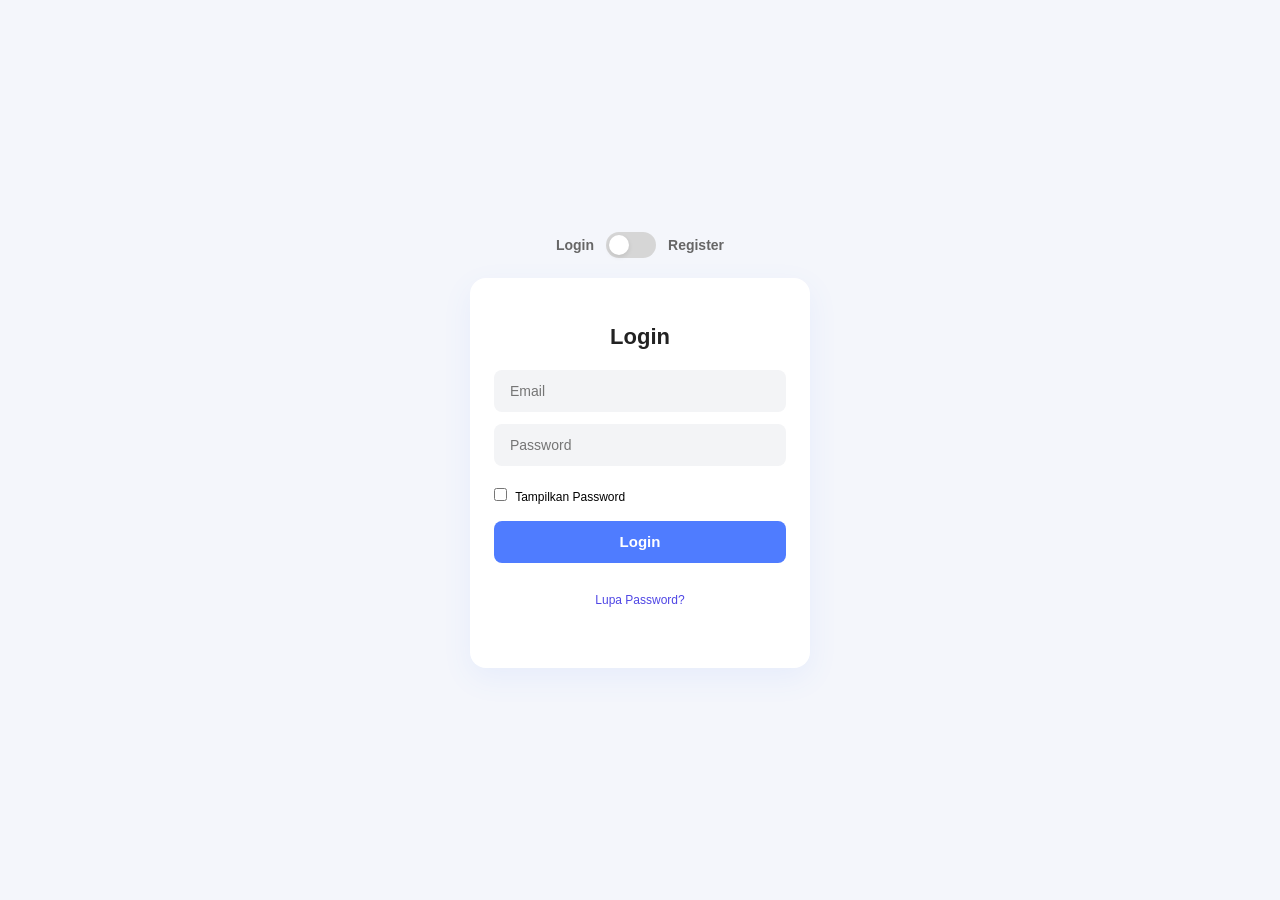
<file: index.html>
<!DOCTYPE html>
<html lang="id">
<head>
    <meta charset="UTF-8">
    <title>Redirecting...</title>
    <script>
        // Memindahkan pengguna ke halaman login saat halaman ini dibuka
        window.location.href = "login.html";
    </script>
    <link rel="manifest" href="manifest.json">
    <link rel="icon" type="image/png" href="assets/icons/icons.png">
</head>
<body>
    <p>Sedang mengalihkan ke halaman login...</p>
</body>
</html>
</file>
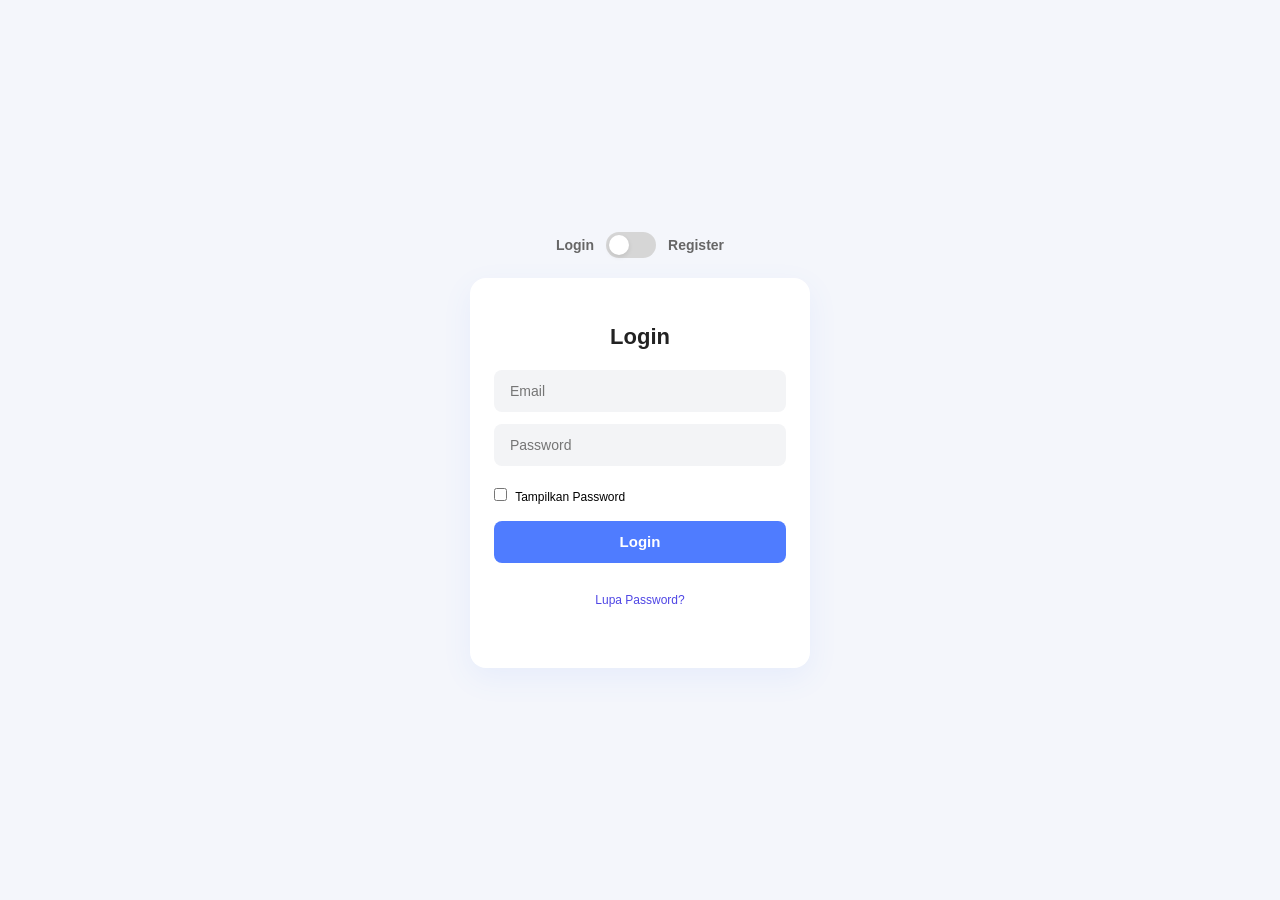
<file: login.html>
<!DOCTYPE html>
<html lang="id">
<head>
    <meta charset="UTF-8">
    <meta name="viewport" content="width=device-width, initial-scale=1.0, maximum-scale=5.0">
    <title>AMS Login</title>
    <link rel="stylesheet" href="assets/css/login.css">
    <link rel="manifest" href="manifest.json">
    <link rel="icon" type="image/png" href="assets/icons/icons.png">
</head>
<body>

<div class="container">
    <input type="checkbox" id="flip">
    
    <!-- SWITCH TOGGLE -->
    <div class="switch">
        <label for="flip">
            <span>Login</span>
            <div class="toggle"></div>
            <span>Register</span>
        </label>
    </div>
    
    <!-- CARD CONTROLLER -->
    <div class="card">
        <!-- LOGIN (FRONT) -->
        <div class="front">
            <h2>Login</h2>
            <form id="loginForm">
                <input type="hidden" name="action" value="login"> <!-- Penting -->
                <input type="email" name="email" placeholder="Email" required>
                <input type="password" name="password" placeholder="Password" required>
                <div style="margin-top: 10px; font-size: 12px;">
                    <input type="checkbox" id="show-pass-login" onclick="togglePassword()" style="height: auto; width: auto; margin-right: 5px;">
                    <label for="show-pass-login">Tampilkan Password</label>
                </div>
                <button type="submit">Login</button>
                <div style="text-align: center; margin: 15px 0;">
                    <a href="resetpassword.html" style="font-size: 12px; color: #4f46e5; text-decoration: none;">Lupa Password?</a>
                </div>
            </form>
        </div>

        

        <!-- SIGNUP (BACK) -->
        <div class="back">
            <h2>Register</h2>
            <form id="signupForm">
                <input type="hidden" name="action" value="signup"> <!-- Penting -->
                <input type="text" name="nama" placeholder="Nama" required>
                <input type="email" name="email" placeholder="Email" required>
                <select name="jabatan" required>
                    <option value="" disabled selected>Pilih Jabatan</option>
                    <option value="manager">Manager</option>
                    <option value="hrd">HRD</option>
                    <option value="drafter">Drafter</option>
                    <option value="akuntan">Akuntan</option>
                    <option value="estimator">Estimator</option>
                    <option value="administrasi">Administrasi</option>
                </select>
                <input type="password" name="password" placeholder="Password" required>
                <div style="margin-top: 10px; font-size: 12px;">
                    <input type="checkbox" id="show-pass-login" onclick="togglePassword()" style="height: auto; width: auto; margin-right: 5px;">
                    <label for="show-pass-login">Tampilkan Password</label>
                </div>
                <button type="submit">Register</button>
            </form>
        </div>
    </div>
</div>


<script>
function togglePassword() {
    // Cari semua input password di dalam form
    const inputs = document.querySelectorAll('input[type="password"], input[type="text"]');
    inputs.forEach(input => {
        if (input.type === "password") {
            input.type = "text";
        } else if (input.type === "text" && input.placeholder.toLowerCase().includes("password")) {
            input.type = "password";
        }
    });
}
</script>
<script src="assets/js/login.js"></script>

</body>
</html>
</file>
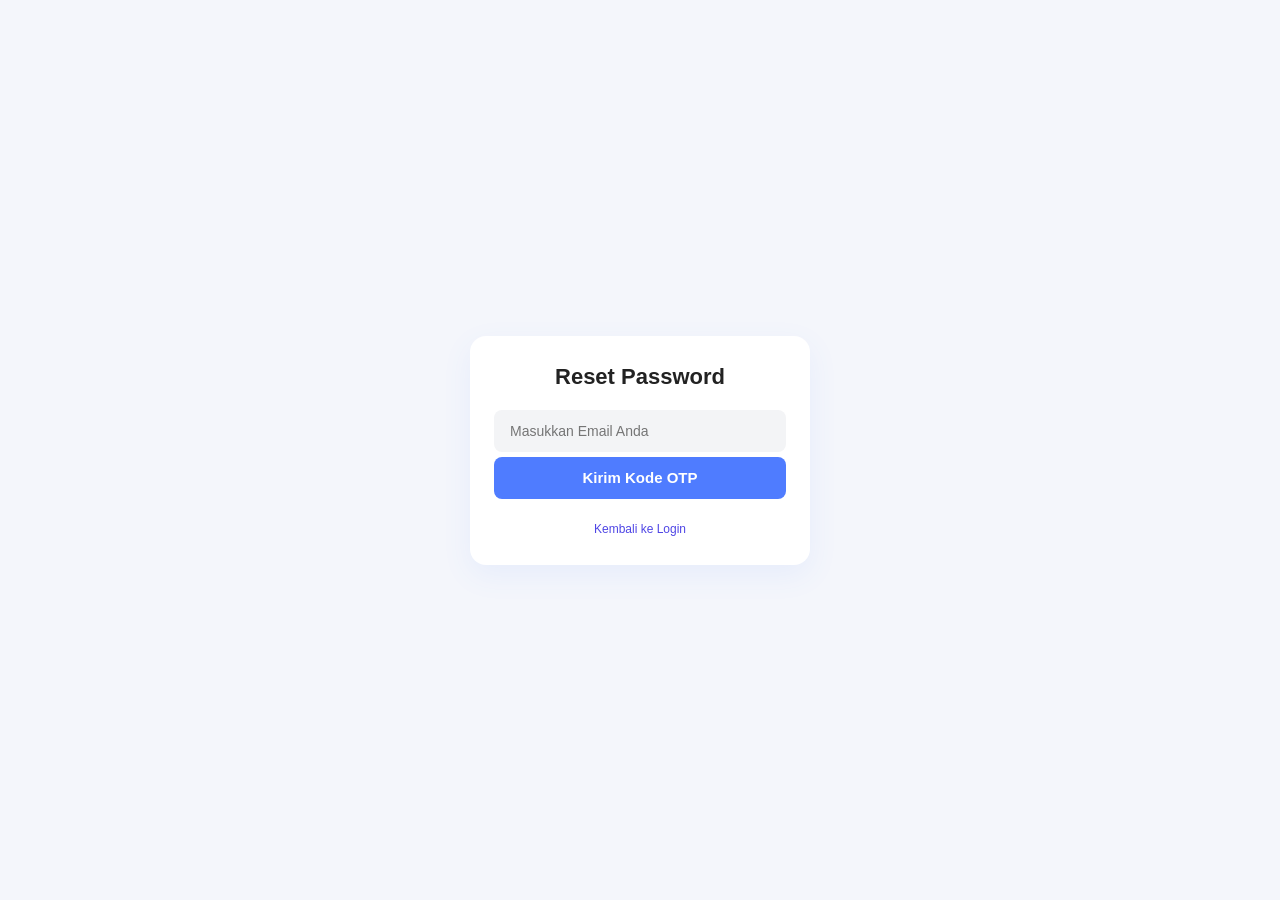
<file: resetpassword.html>
<!DOCTYPE html>
<html lang="id">
<head>
    <meta charset="UTF-8">
    <meta name="viewport" content="width=device-width, initial-scale=1.0, maximum-scale=5.0">
    <title>Reset Password</title>
    <!-- CSS terpisah agar aman dan rapi -->
    <link rel="stylesheet" href="assets/css/reset.css">
    <link rel="icon" type="image/png" href="assets/icons/icons.png">
</head>
<body>

<div class="container">
    <div class="card">
        <!-- FRONT -->
        <div class="front" style="display: block;">
            <h2>Reset Password</h2>
            
            <form id="resetForm">
                <!-- STEP 1: INPUT EMAIL -->
                <div id="stepEmail">
                    <input type="email" id="resetEmail" placeholder="Masukkan Email Anda" required>
                    <button type="button" onclick="sendOTP()">Kirim Kode OTP</button>
                </div>

                <!-- STEP 2: INPUT OTP -->
                <div id="stepOTP" style="display:none;">
                    <input type="text" id="otpCode" placeholder="Masukkan 6 Digit OTP" required>
                    <button type="button" onclick="verifyOTP()">Verifikasi OTP</button>
                </div>
            </form>

            <!-- Tombol Kembali -->
            <div style="text-align: center; margin-top: 20px;">
                <a href="index.html" style="font-size: 12px; color: #4f46e5; text-decoration: none;">Kembali ke Login</a>
            </div>
        </div>
    </div>
</div>

<script src="assets/js/reset.js"></script>
</body>
</html>
</file>
<file: assets/css/login.css>
* {
    margin: 0;
    padding: 0;
    box-sizing: border-box;
    font-family: 'Segoe UI', Arial, Helvetica, sans-serif;
}

body {
    background: #f4f6fb;
    display: flex;
    justify-content: center;
    align-items: center;
    min-height: 100vh;
    padding: 20px; /* Mencegah elemen menempel di ujung layar HP */
}

.container {
    width: 100%;
    max-width: 340px; /* Ukuran ideal, tidak terlalu besar di desktop & pas di HP */
    perspective: 1200px;
}

#flip {
    display: none;
}

/* SWITCH TOGGLE */
.switch {
    display: flex;
    justify-content: center;
    margin-bottom: 20px;
}

.switch label {
    display: flex;
    align-items: center;
    gap: 12px;
    cursor: pointer;
    font-weight: 600;
    font-size: 14px;
    color: #666;
    user-select: none;
}

.toggle {
    width: 50px;
    height: 26px;
    background: #d6d6d6;
    border-radius: 30px;
    position: relative;
    transition: background 0.3s ease;
}

.toggle::before {
    content: "";
    position: absolute;
    width: 20px;
    height: 20px;
    border-radius: 50%;
    background: white;
    left: 3px;
    top: 3px;
    transition: transform 0.3s cubic-bezier(0.4, 0, 0.2, 1);
    box-shadow: 0 2px 5px rgba(0,0,0,0.1);
}

#flip:checked ~ .switch .toggle {
    background: #4f7cff;
}

#flip:checked ~ .switch .toggle::before {
    transform: translateX(24px);
}

/* CARD CONTAINER */
.card {
    position: relative;
    width: 100%;
    height: 390px; /* Tinggi disesuaikan agar pas dengan form signup & login */
    transform-style: preserve-3d;
    transition: transform 0.8s cubic-bezier(0.4, 0, 0.2, 1);
}

#flip:checked ~ .card {
    transform: rotateY(180deg);
}

.front,
.back {
    position: absolute;
    width: 100%;
    height: 100%;
    background: #fff;
    border-radius: 16px;
    padding: 28px 24px; /* Padding lebih ringkas */
    box-shadow: 0 10px 30px rgba(79, 124, 255, 0.08);
    backface-visibility: hidden;
    -webkit-backface-visibility: hidden; /* Dukungan browser Safari/iOS */
    display: flex;
    flex-direction: column;
    justify-content: center;
}

.back {
    transform: rotateY(180deg);
}

h2 {
    text-align: center;
    margin-bottom: 20px;
    color: #222;
    font-size: 22px;
    font-weight: 700;
}

form {
    display: flex;
    flex-direction: column;
    gap: 12px; /* Jarak antar kolom lebih rapat & rapi */
}

input {
    height: 42px; /* Sedikit lebih kecil agar presisi */
    border: 2px solid transparent; /* Solusi agar tidak ada hentakan/bug saat fokus */
    border-radius: 8px;
    background: #f3f4f6;
    padding: 0 14px;
    outline: none;
    font-size: 14px;
    color: #333;
    transition: all 0.2s ease;
}

input:focus {
    border-color: #4f7cff;
    background: #fff;
    box-shadow: 0 0 0 4px rgba(79, 124, 255, 0.15);
}

button {
    height: 42px;
    border: none;
    border-radius: 8px;
    background: #4f7cff;
    color: white;
    font-size: 15px;
    font-weight: 600;
    cursor: pointer;
    margin-top: 5px;
    transition: background 0.2s ease, transform 0.1s ease;
}

button:hover {
    background: #2d5cff;
}

button:active {
    transform: scale(0.98); /* Efek feedback saat tombol ditekan */
}

/* Styling untuk dropdown agar sama dengan input */
select {
    height: 42px;
    border: 2px solid transparent;
    border-radius: 8px;
    background: #f3f4f6;
    padding: 0 10px;
    outline: none;
    font-size: 14px;
    color: #333;
    appearance: none; /* Menghapus style default browser */
    cursor: pointer;
    transition: all 0.2s ease;
}

select:focus {
    border-color: #4f7cff;
    background: #fff;
    box-shadow: 0 0 0 4px rgba(79, 124, 255, 0.15);
}

/* Menambahkan panah kustom agar lebih cantik (opsional) */
select {
    background-image: url('data:image/svg+xml;charset=US-ASCII,%3Csvg%20xmlns%3D%22http%3A%2F%2Fwww.w3.org%2F2000%2Fsvg%22%20width%3D%22292.4%22%20height%3D%22292.4%22%3E%3Cpath%20fill%3D%22%23666%22%20d%3D%22M287%2069.4a17.6%2017.6%200%200%200-13-5.4H18.4c-5%200-9.3%201.8-12.9%205.4A17.6%2017.6%200%200%200%200%2082.2c0%205%201.8%209.3%205.4%2012.9l128%20127.9c3.6%203.6%207.8%205.4%2012.8%205.4s9.2-1.8%2012.8-5.4L287%2095c3.5-3.5%205.4-7.8%205.4-12.8%200-5-1.9-9.2-5.5-12.8z%22%2F%3E%3C%2Fsvg%3E');
    background-repeat: no-repeat;
    background-position: right 12px top 50%;
    background-size: 10px auto;
}

/* Styling Notification */
#notification {
    position: fixed;
    top: 20px;
    right: -350px; /* Tersembunyi di luar layar */
    padding: 15px 25px;
    background: #fff;
    border-radius: 8px;
    box-shadow: 0 4px 15px rgba(0,0,0,0.1);
    transition: 0.4s ease;
    z-index: 1000;
    font-weight: 600;
    border-left: 5px solid #4f7cff;
}

#notification.show { right: 20px; }
#notification.error { border-left-color: #ff4d4d; color: #ff4d4d; }
#notification.success { border-left-color: #28a745; color: #28a745; }
</file>
